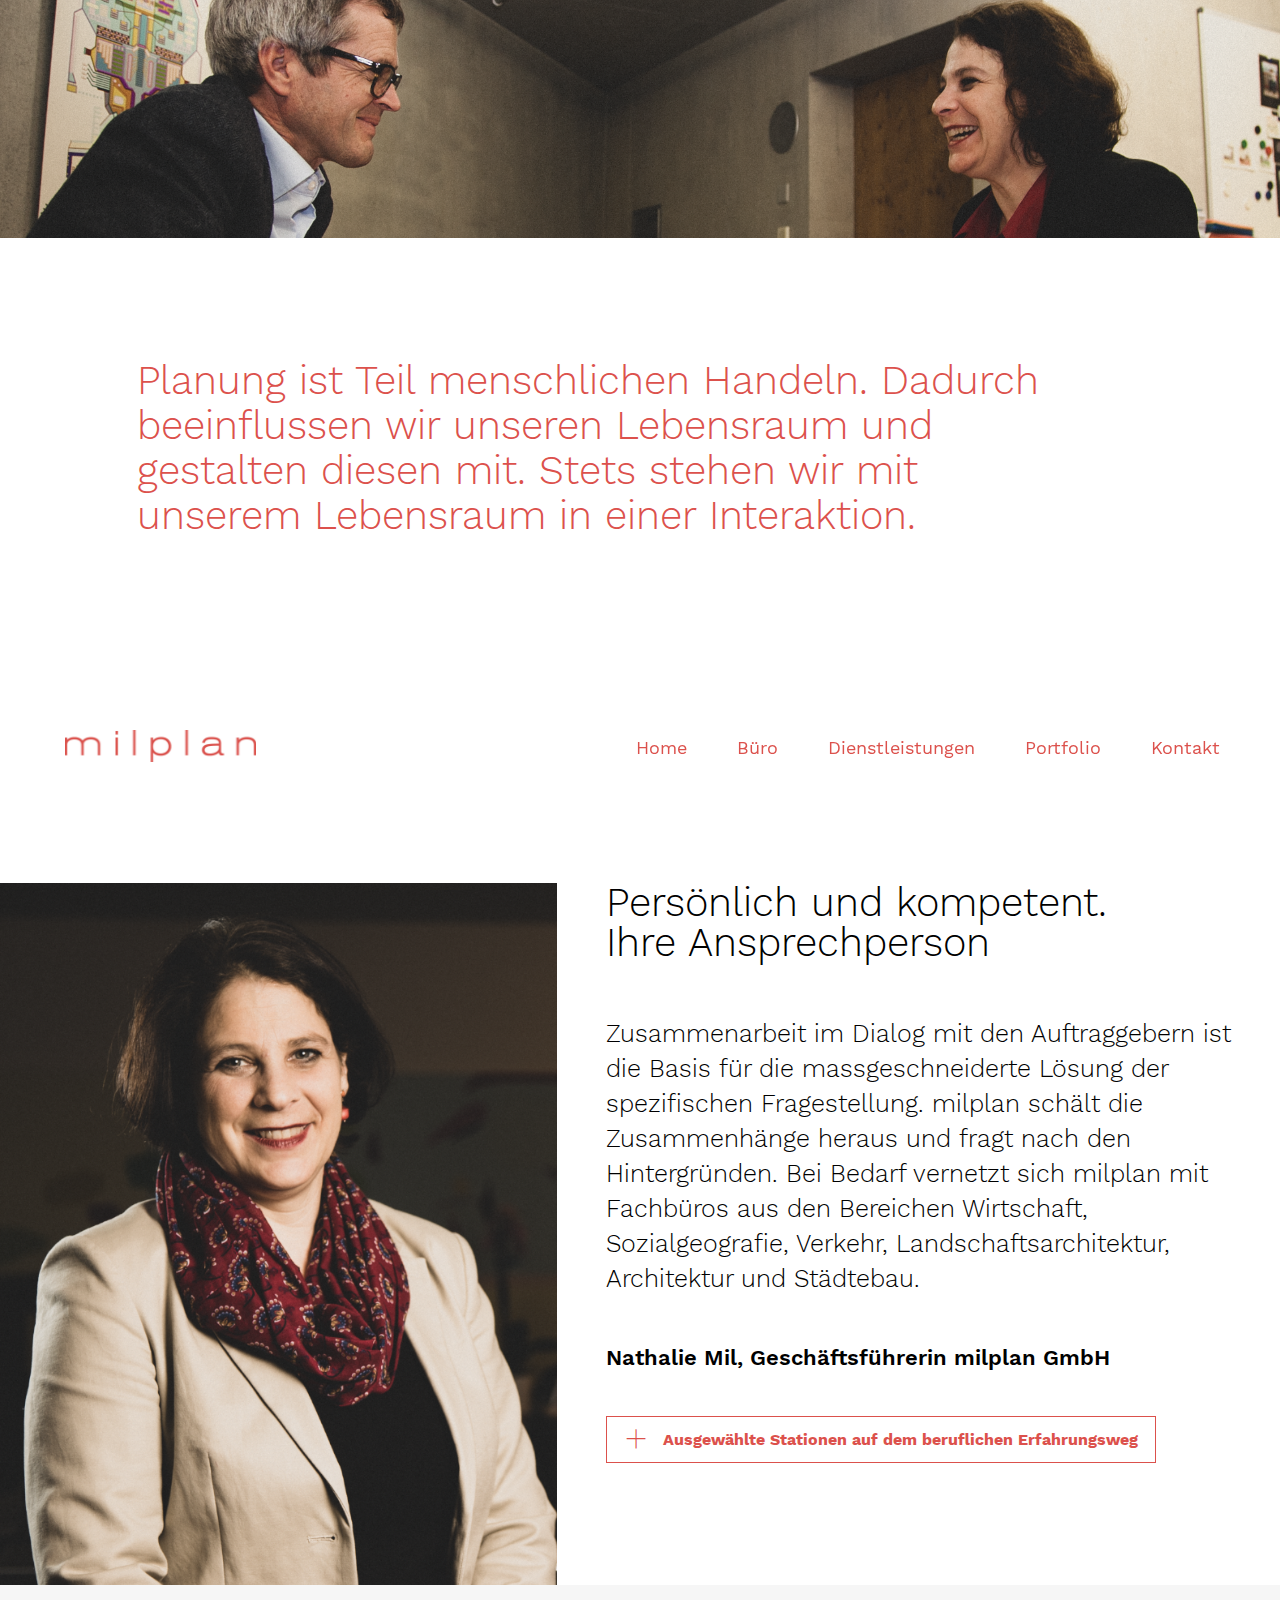
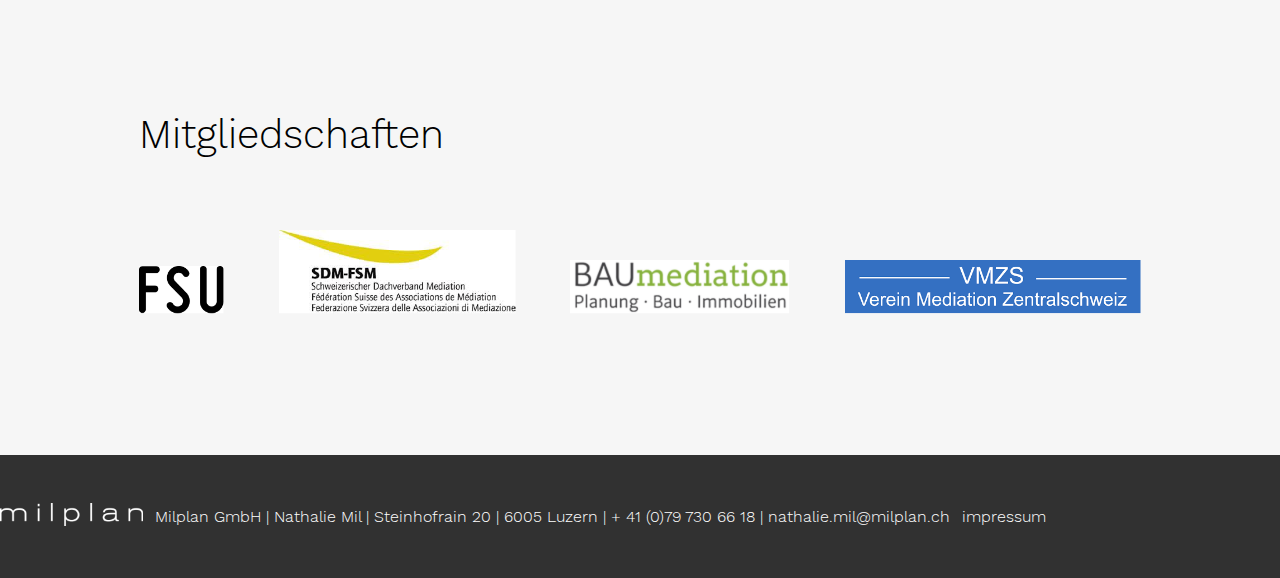
<file: test projekat/büro.html>
<!DOCTYPE html>
<html lang="en">

<head>
    <meta charset="UTF-8">
    <meta http-equiv="X-UA-Compatible" content="IE=edge">
    <meta name="viewport" content="width=device-width, initial-scale=1.0">
    <link rel="stylesheet" href="css/main.css">
    <title>TEST</title>
</head>

<body>
    <div class="main-wrapper">
        <!-- top part -->
        <div class="top-img">
            <img src=".//images/buro1.png" alt="">
        </div>
        <div class="buro-intro-text">
            <h2>Planung ist Teil menschlichen Handeln. Dadurch beeinflussen wir unseren Lebensraum und gestalten diesen
                mit. Stets stehen wir mit unserem Lebensraum in einer Interaktion.
            </h2>
        </div>
        <!-- header  -->
        <header class="header buro-header">
            <div class="logo">
                <a href="./index.html"><img src=".//images/RZ_Logo-milplan_RGB.png" alt="logo"></a>
            </div>
            <!-- navbar  -->
            <nav class="nav-bar">
                <ul>
                    <li><a id="home" href="index.html">Home</a></li>
                    <li><a id="buro" class="link" href="büro.html">Büro</a></li>
                    <li><a id="dienstleistungen" class="link" href="dienstleistungen.html">Dienstleistungen</a></li>
                    <li><a id="portfolio" class="link" href="portfolio.html">Portfolio</a></li>
                    <li><a id="kontakt" class="link" href="kontakt.html">Kontakt</a></li>
                </ul>
            </nav>
        </header>
        <!-- 2nd part  -->
        <section class="nathalie-container">
            <div class="nathalie-buro-img">
                <img src=".//images/nathalie-buro.png" alt="">
            </div>
            <div class="about-nathalie">
                <div class="nathalie-headline">
                    <h2>Persönlich und kompetent.<br> Ihre Ansprechperson</h2>
                </div>
                <div class="nathalie-text">
                    <p>Zusammenarbeit im Dialog mit den Auftraggebern ist die Basis für die massgeschneiderte Lösung der
                        spezifischen Fragestellung. milplan schält die Zusammenhänge heraus und fragt nach den
                        Hintergründen. Bei Bedarf vernetzt sich milplan
                        mit Fachbüros aus den Bereichen Wirtschaft, Sozialgeografie, Verkehr, Landschaftsarchitektur,
                        Architektur und Städtebau. </p>
                    <br>
                    <span>Nathalie Mil, Geschäftsführerin milplan GmbH</span>
                </div>
                <div class="buro-btn">
                    <div class="plus buro-plus"></div>
                    <span>Ausgewählte Stationen auf dem beruflichen Erfahrungsweg</span>
                </div>
            </div>
        </section>
        <!-- extra div  -->
        <section class="extra-div">
            <p>LuzernPlus, Luzern – Gebietsmanagerin LuzernOst</p>
            <p>Regionalplanung Zürich und Umgebung RZU, Zürich – Projektleitung in Raumentwicklung und Prozessbegleitung
            </p>
            <p>Metron Raumentwikclung AG, Brugg – Projektleitung in Raumentwicklung</p>
            <p>Hochschule für Technik Rapperswil HSR, Rapperswil – Dozentin und Prüfungsexpertin für Bachelor- und
                Masterarbeiten an der Abteilung Raumplanung</p>
            <div class="buro-extra-btn">
                <img src=".//images/pdf.png" alt="">
                <span>Download Curriculum Vitae</span>
            </div>
        </section>
        <!-- logo container  -->
        <section class="buro-logo-wrapper extra-top">
            <h2>Mitgliedschaften</h2>
            <div class="buro-logo-container">
                <div class="buro-logo">
                    <img src=".//images/buro-logo-1.png" alt="">
                </div>
                <div class="buro-logo">
                    <img src=".//images/buro-logo-2.png" alt="">
                </div>
                <div class="buro-logo">
                    <img src=".//images/buro-logo-3.png" alt="">
                </div>
                <div class="buro-logo">
                    <img src=".//images/buro-logo-4.png" alt="">
                </div>
            </div>
        </section>
        <!-- footer  -->
        <footer class="footer">
            <div class="logo">
                <a href="./index.html"><img src=".//images/logo2.png" alt="logo"></a>
            </div>
            <div class="footer-details">
                <p>Milplan GmbH | Nathalie Mil | Steinhofrain 20 | 6005 Luzern | + 41 (0)79 730 66 18 |
                    nathalie.mil@milplan.ch</p>
            </div>
            <div class="impressum">
                <p>impressum</p>
            </div>
        </footer>
    </div>

    <script src="https://code.jquery.com/jquery-3.6.0.js"></script>
    <script src="./JS/activeNavElement.js "></script>
    <script src="./JS/extraDiv.js "></script>
    <script src="./JS/scrollHeader.js"></script>


</body>

</html>
</file>
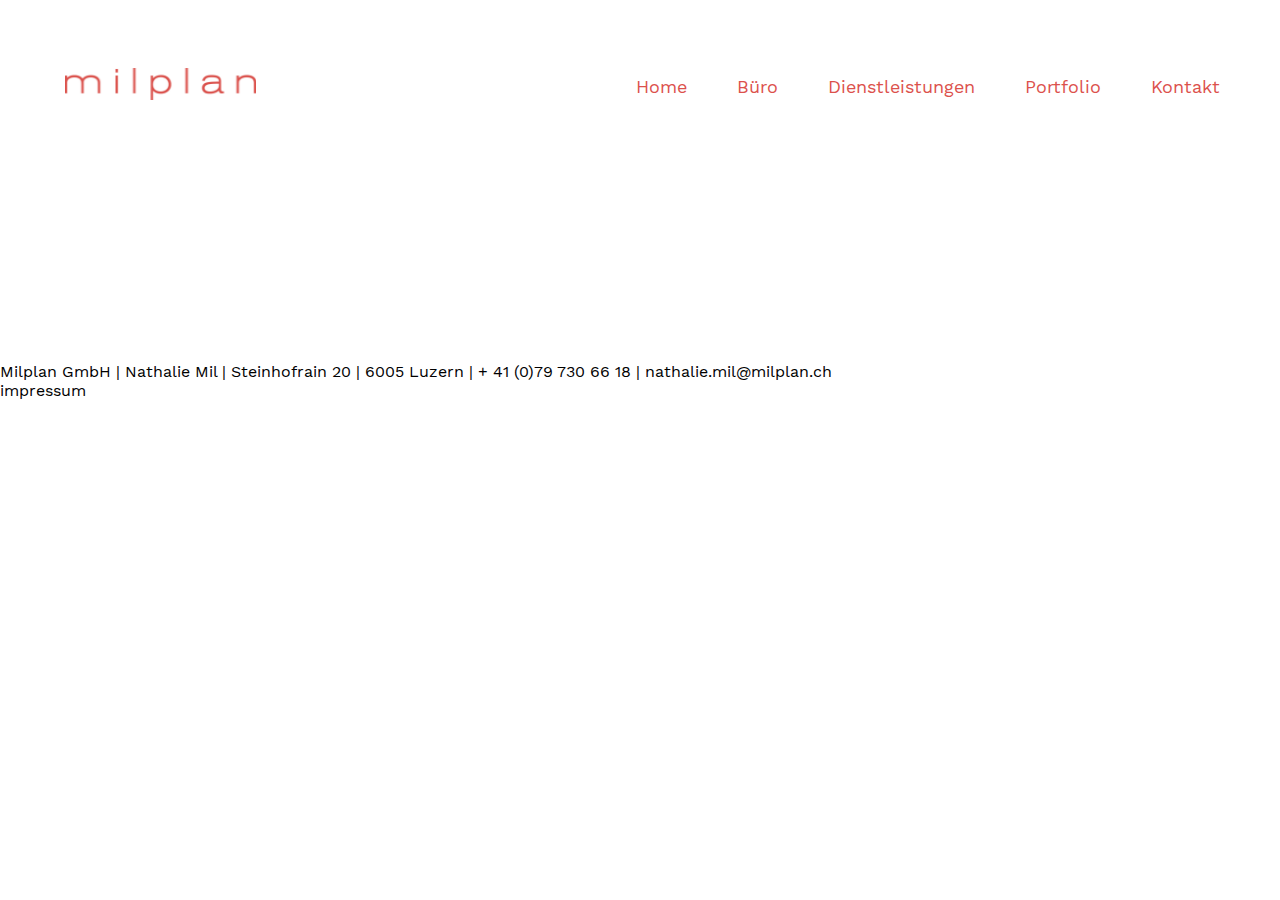
<file: test projekat/dienstleistungen.html>
<!DOCTYPE html>
<html lang="en">

<head>
    <meta charset="UTF-8">
    <meta http-equiv="X-UA-Compatible" content="IE=edge">
    <meta name="viewport" content="width=device-width, initial-scale=1.0">
    <link rel="stylesheet" href="css/main.css">
    <title>TEST</title>
</head>

<body>
    <div class="main-wrapper">
        <!-- top part -->

        <!-- header  -->
        <header class="header">
            <div class="logo">
                <a href="./index.html"><img src=".//images/RZ_Logo-milplan_RGB.png" alt="logo"></a>
            </div>
            <!-- navbar  -->
            <nav class="nav-bar">
                <ul>
                    <li><a id="home" href="index.html">Home</a></li>
                    <li><a id="buro" class="link" href="büro.html">Büro</a></li>
                    <li><a id="dienstleistungen" class="link" href="dienstleistungen.html">Dienstleistungen</a></li>
                    <li><a id="portfolio" class="link" href="portfolio.html">Portfolio</a></li>
                    <li><a id="kontakt" class="link" href="kontakt.html">Kontakt</a></li>
                </ul>
            </nav>
        </header>
    </div>










    <!-- footer  -->
    <div class="footer">
        <div class="logo">
            <a href="./index.html"><img src=".//images/logo2.png" alt="logo"></a>
        </div>
        <div class="footer-details">
            <p>Milplan GmbH | Nathalie Mil | Steinhofrain 20 | 6005 Luzern | + 41 (0)79 730 66 18 |
                nathalie.mil@milplan.ch</p>
        </div>
        <div class="impressum">
            <p>impressum</p>
        </div>
    </div>
    </div>

    <script src="https://code.jquery.com/jquery-3.6.0.js"></script>
    <script src="./JS/activeNavElement.js "></script>
    <script src="./JS/scrollHeader.js"></script>

</body>

</html>
</file>
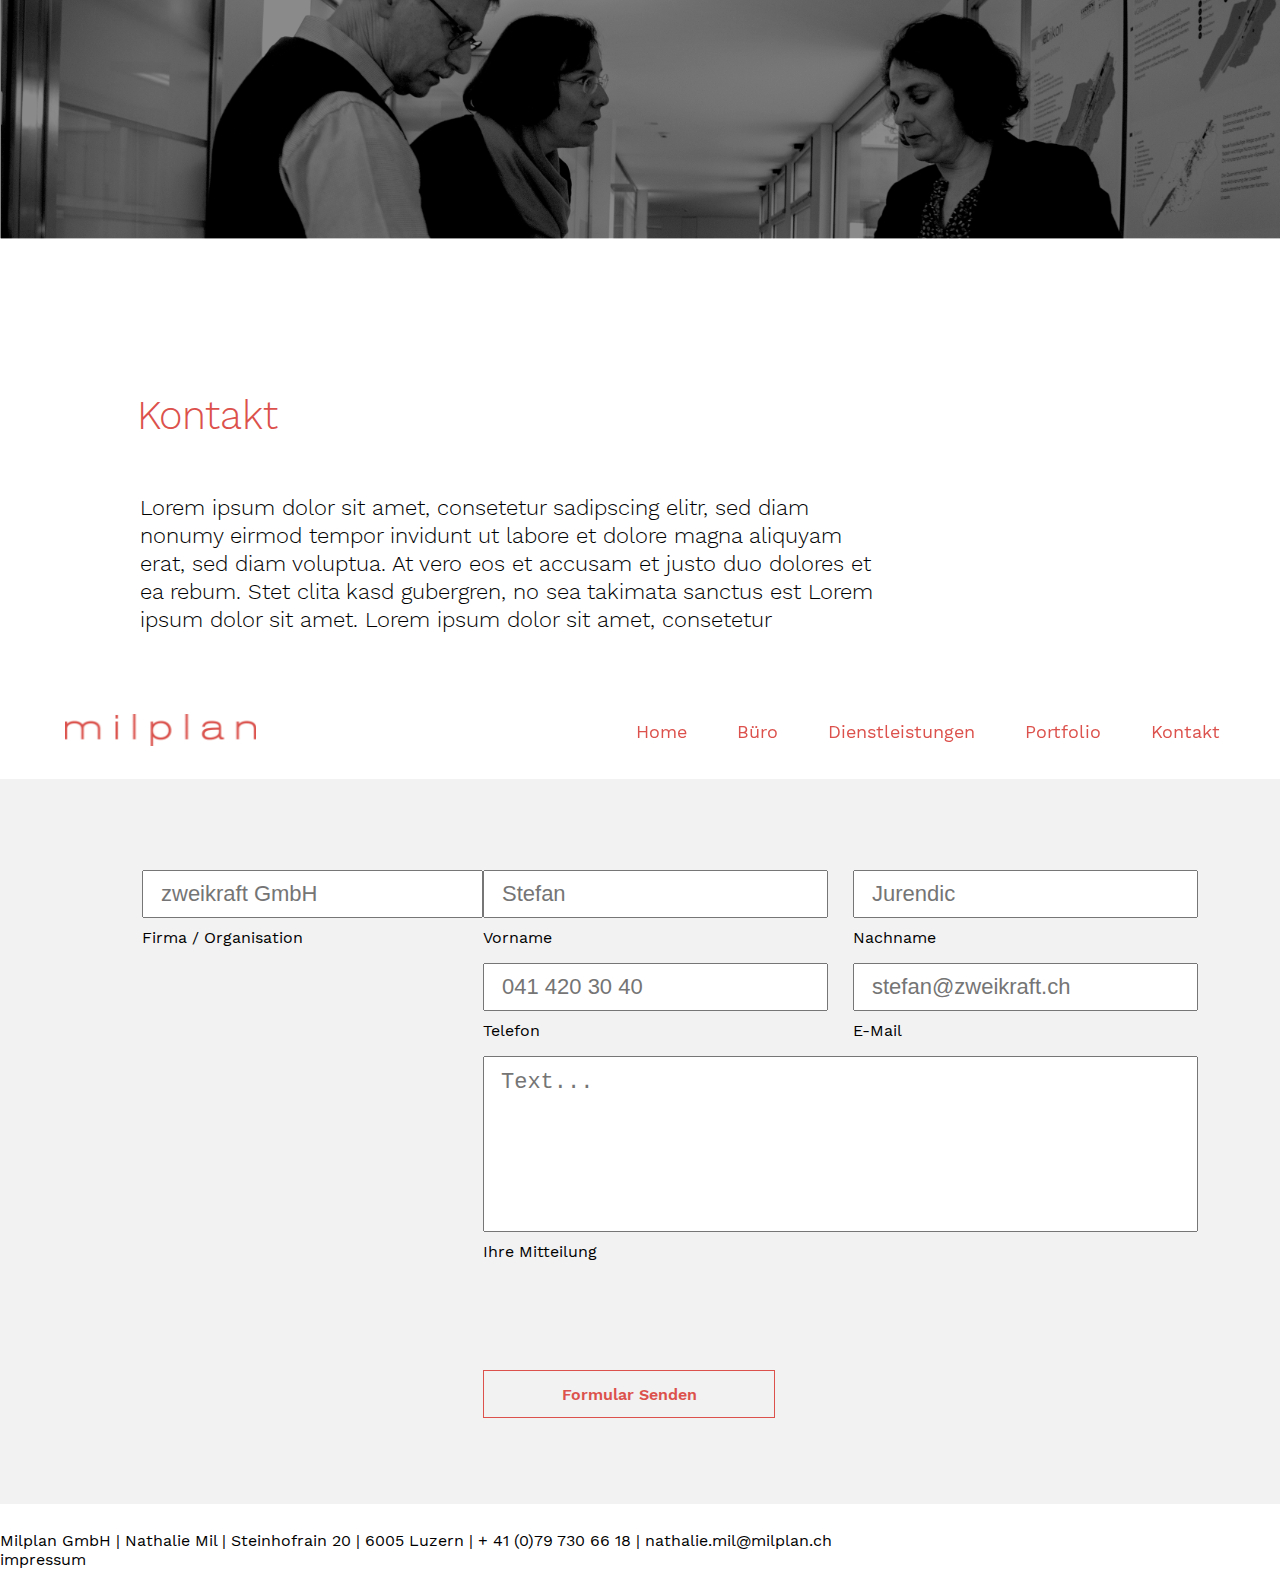
<file: test projekat/kontakt.html>
<!DOCTYPE html>
<html lang="en">

<head>
    <meta charset="UTF-8">
    <meta http-equiv="X-UA-Compatible" content="IE=edge">
    <meta name="viewport" content="width=device-width, initial-scale=1.0">
    <link rel="stylesheet" href="css/main.css">
    <title>TEST</title>
</head>

<body>
    <div class="main-wrapper">
        <!-- top part -->
        <div class="contact-img">
            <img src=".//images/kontakt-top.png" alt="">
        </div>
        <div class="contact-headline">
            <h2>Kontakt</h2>
        </div>
        <div class="contact-text">
            <p>Lorem ipsum dolor sit amet, consetetur sadipscing elitr, sed diam nonumy eirmod tempor invidunt ut labore
                et dolore magna aliquyam erat, sed diam voluptua. At vero eos et accusam et justo duo dolores et ea
                rebum. Stet clita kasd gubergren,
                no sea takimata sanctus est Lorem ipsum dolor sit amet. Lorem ipsum dolor sit amet, consetetur</p>
        </div>
        <!-- header  -->
        <header class="header contact-header">
            <div class="logo">
                <a href="./index.html"><img src=".//images/RZ_Logo-milplan_RGB.png" alt="logo"></a>
            </div>
            <!-- navbar  -->
            <nav class="nav-bar">
                <ul>
                    <li><a id="home" href="index.html">Home</a></li>
                    <li><a id="buro" class="link" href="büro.html">Büro</a></li>
                    <li><a id="dienstleistungen" class="link" href="dienstleistungen.html">Dienstleistungen</a></li>
                    <li><a id="portfolio" class="link" href="portfolio.html">Portfolio</a></li>
                    <li><a id="kontakt" class="link" href="kontakt.html">Kontakt</a></li>
                </ul>
            </nav>
        </header>
        <!-- contact form  -->
        <div class="contact-form">
            <div class="company contact-item">
                <input type="text" name="company" placeholder="zweikraft GmbH">
                <label for="company">Firma / Organisation</label>
            </div>
            <!-- name  -->
            <div class="right-part">
                <div class="name">
                    <div class="first-name contact-item">
                        <input type="text" name="name" placeholder="Stefan">
                        <label for="name">Vorname</label>
                    </div>
                    <div class="last-name contact-item">
                        <input type="text" name="surname" placeholder="Jurendic">
                        <label for="surname">Nachname</label>
                    </div>
                </div>
                <!-- details  -->
                <div class="details">
                    <div class="phone contact-item">
                        <input type="number" name="phone" id="phone" placeholder="041 420 30 40">
                        <label for="phone">Telefon</label>
                    </div>
                    <div class="email contact-item">
                        <input type="email" name="'email" id="email" placeholder="stefan@zweikraft.ch">
                        <label for="email">E-Mail</label>
                    </div>
                </div>
                <!-- text area  -->
                <div class="textarea contact-item">
                    <textarea name="text" id="text" cols="30" rows="10" placeholder="Text..."></textarea>
                    <label for="text">Ihre Mitteilung</label>
                </div>
                <div class="contact-btn">
                    <span>Formular Senden</span>
                </div>
            </div>
        </div>
        <!-- footer  -->
        <div class="footer">
            <div class="logo">
                <a href="./index.html"><img src=".//images/logo2.png" alt="logo"></a>
            </div>
            <div class="footer-details">
                <p>Milplan GmbH | Nathalie Mil | Steinhofrain 20 | 6005 Luzern | + 41 (0)79 730 66 18 |
                    nathalie.mil@milplan.ch</p>
            </div>
            <div class="impressum">
                <p>impressum</p>
            </div>
        </div>
    </div>

    <script src="https://code.jquery.com/jquery-3.6.0.js"></script>
    <script src="./JS/activeNavElement.js "></script>
    <script src="./JS/scrollHeader.js"></script>

</body>

</html>
</file>
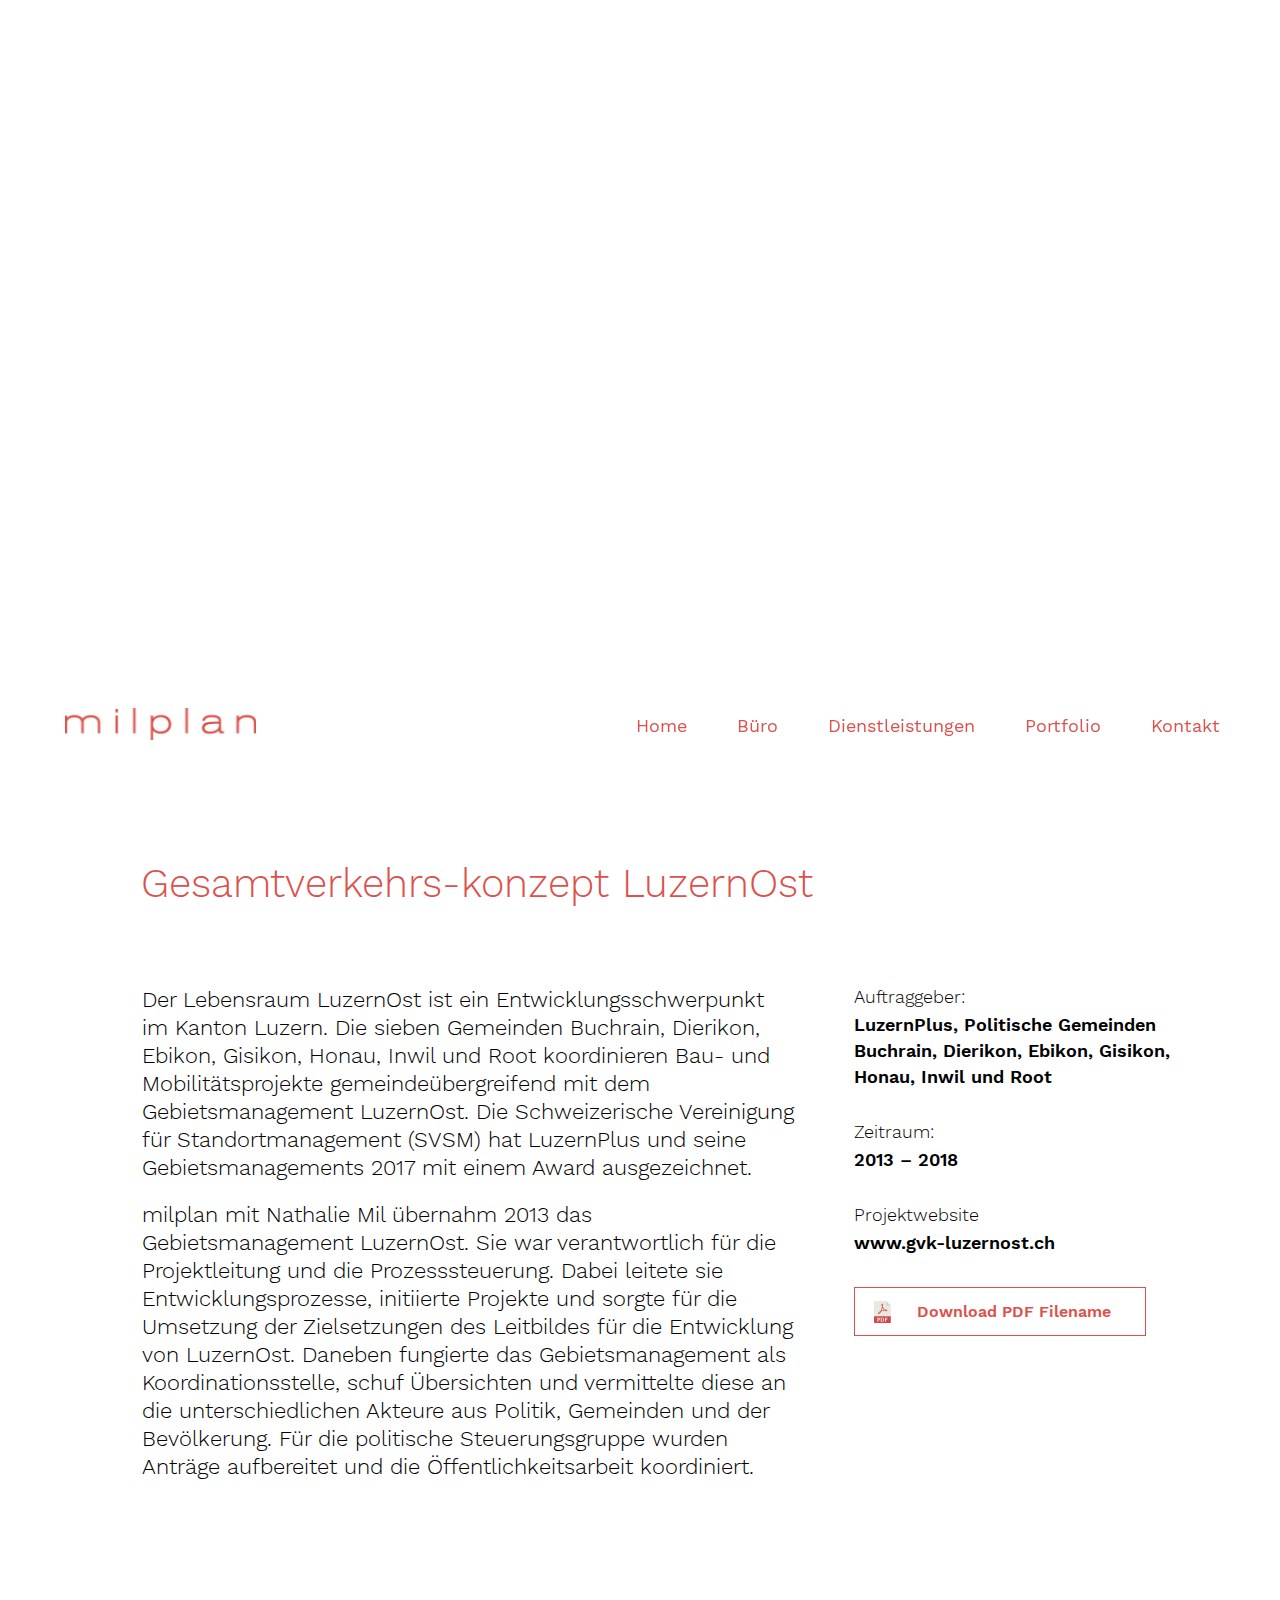
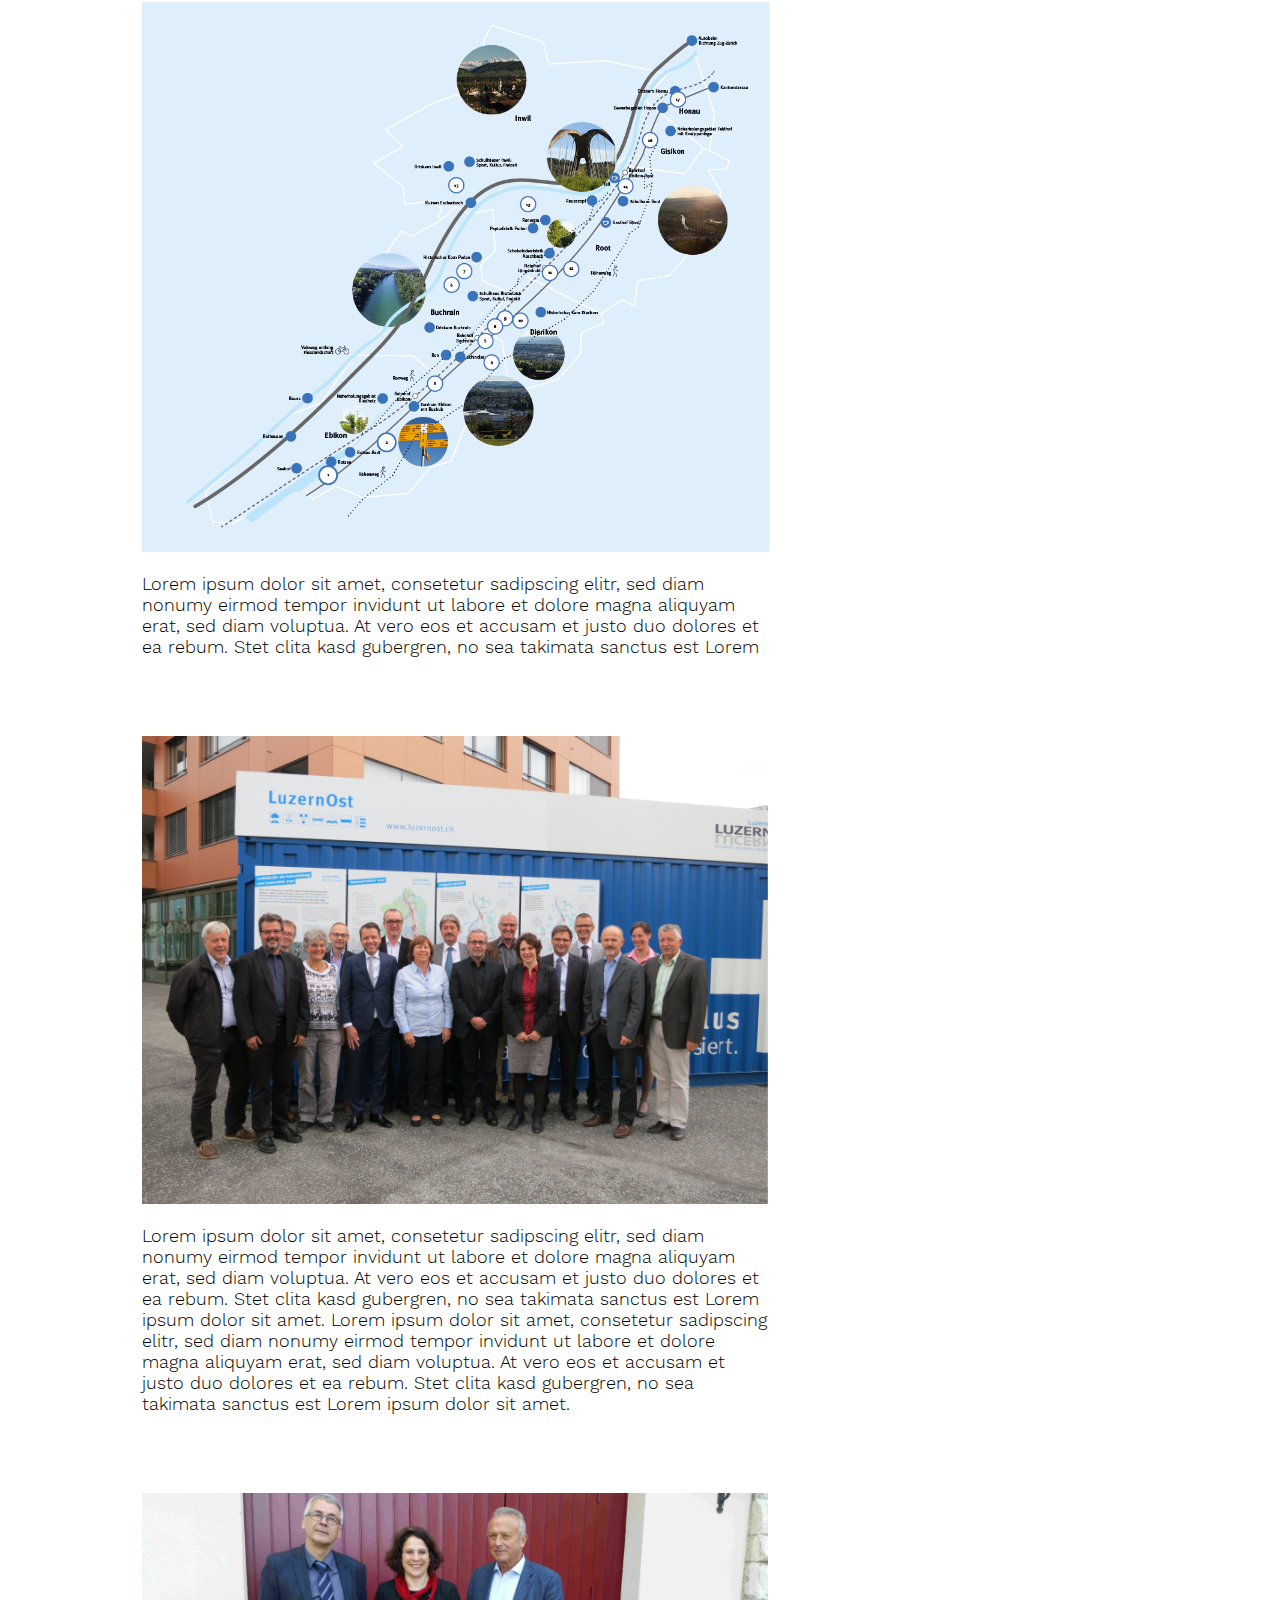
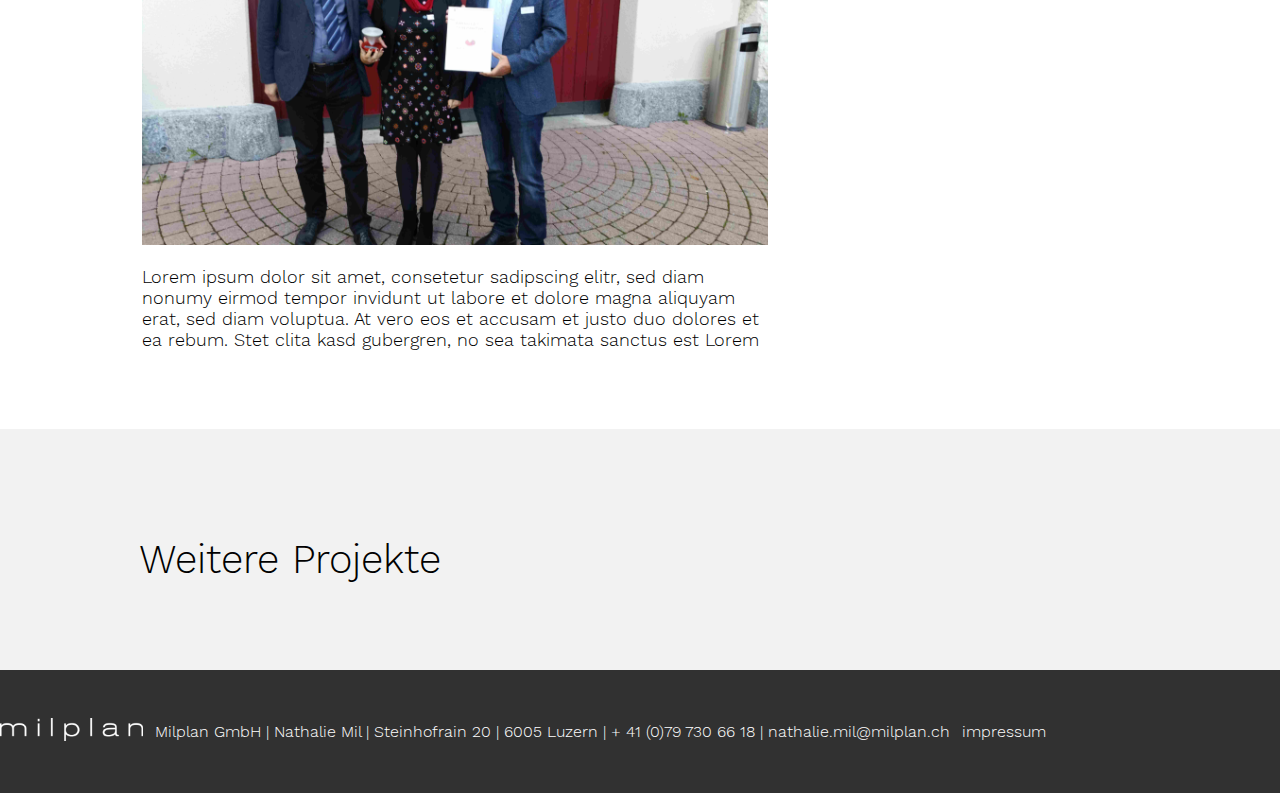
<file: test projekat/portfolio.html>
<!DOCTYPE html>
<html lang="en">

<head>
    <meta charset="UTF-8">
    <meta http-equiv="X-UA-Compatible" content="IE=edge">
    <meta name="viewport" content="width=device-width, initial-scale=1.0">
    <link rel="stylesheet" href="css/main.css">
    <title>TEST</title>
</head>

<body>
    <div class="main-wrapper">
        <!-- top part -->
        <div class="portfolio-top">
            <iframe width="560" height="315" src="https://www.youtube.com/embed/0fJjIcyYyEg"
                title="YouTube video player" frameborder="0"
                allow="accelerometer; autoplay; clipboard-write; encrypted-media; gyroscope; picture-in-picture"
                allowfullscreen></iframe>
        </div>
        <!-- header  -->
        <header class="header portfolio-header">
            <div class="logo">
                <a href="./index.html"><img src=".//images/RZ_Logo-milplan_RGB.png" alt="logo"></a>
            </div>
            <!-- navbar  -->
            <nav class="nav-bar">
                <ul>
                    <li><a id="home" href="index.html">Home</a></li>
                    <li><a id="buro" class="link" href="büro.html">Büro</a></li>
                    <li><a id="dienstleistungen" class="link" href="dienstleistungen.html">Dienstleistungen</a></li>
                    <li><a id="portfolio" class="link" href="portfolio.html">Portfolio</a></li>
                    <li><a id="kontakt" class="link" href="kontakt.html">Kontakt</a></li>
                </ul>
            </nav>
        </header>
        <!-- main first part  -->
        <h2 class="headline-portfolio">Gesamtverkehrs-konzept LuzernOst</h2>
        <section class="portfolio-first-part">
            <div class="left">
                <p class="main-text">Der Lebensraum LuzernOst ist ein Entwicklungsschwerpunkt im Kanton Luzern. Die
                    sieben Gemeinden Buchrain, Dierikon, Ebikon, Gisikon, Honau, Inwil und Root koordinieren Bau- und
                    Mobilitätsprojekte gemeindeübergreifend mit dem Gebietsmanagement
                    LuzernOst. Die Schweizerische Vereinigung für Standortmanagement (SVSM) hat LuzernPlus und seine
                    Gebietsmanagements 2017 mit einem Award ausgezeichnet.
                </p>
                <br>
                <p class="main-text"> milplan mit Nathalie Mil übernahm 2013 das Gebietsmanagement LuzernOst. Sie war
                    verantwortlich für die Projektleitung und die Prozesssteuerung. Dabei leitete sie
                    Entwicklungsprozesse, initiierte Projekte und sorgte für die Umsetzung der
                    Zielsetzungen des Leitbildes für die Entwicklung von LuzernOst. Daneben fungierte das
                    Gebietsmanagement als Koordinationsstelle, schuf Übersichten und vermittelte diese an die
                    unterschiedlichen Akteure aus Politik, Gemeinden und der
                    Bevölkerung. Für die politische Steuerungsgruppe wurden Anträge aufbereitet und die
                    Öffentlichkeitsarbeit koordiniert.</p>

            </div>
            <div class="right">
                <div class="title-text">
                    <p>Auftraggeber:</p>
                    <span>LuzernPlus, Politische Gemeinden Buchrain, Dierikon, Ebikon, Gisikon, Honau, Inwil und
                        Root</span>
                </div>
                <div class="title-text">
                    <p>Zeitraum:</p>
                    <span>2013 – 2018</span>
                </div>
                <div class="title-text">
                    <p>Projektwebsite</p>
                    <span>www.gvk-luzernost.ch</span>
                </div>
                <div class="portfolio-btn">
                    <img src=".//images/pdf.png" alt="">
                    <span>Download PDF Filename</span>
                </div>
            </div>

        </section>
        <!-- part with images  -->
        <section class="portfolio-img-container">
            <div class="portfolio-img">
                <img src=".//images/portfolio2.png" alt="">
                <p>Lorem ipsum dolor sit amet, consetetur sadipscing elitr, sed diam nonumy eirmod tempor invidunt ut
                    labore et dolore magna aliquyam erat, sed diam voluptua. At vero eos et accusam et justo duo dolores
                    et ea rebum. Stet clita kasd gubergren,
                    no sea takimata sanctus est Lorem</p>
            </div>
            <div class="portfolio-img">
                <img src=".//images/portfolio3.png" alt="">
                <p>Lorem ipsum dolor sit amet, consetetur sadipscing elitr, sed diam nonumy eirmod tempor invidunt ut
                    labore et dolore magna aliquyam erat, sed diam voluptua. At vero eos et accusam et justo duo dolores
                    et ea rebum. Stet clita kasd gubergren,
                    no sea takimata sanctus est Lorem ipsum dolor sit amet. Lorem ipsum dolor sit amet, consetetur
                    sadipscing elitr, sed diam nonumy eirmod tempor invidunt ut labore et dolore magna aliquyam erat,
                    sed diam voluptua. At vero eos et accusam
                    et justo duo dolores et ea rebum. Stet clita kasd gubergren, no sea takimata sanctus est Lorem ipsum
                    dolor sit amet.</p>
            </div>
            <div class="portfolio-img">
                <img src=".//images/portfolio4.png" alt="">
                <p>Lorem ipsum dolor sit amet, consetetur sadipscing elitr, sed diam nonumy eirmod tempor invidunt ut
                    labore et dolore magna aliquyam erat, sed diam voluptua. At vero eos et accusam et justo duo dolores
                    et ea rebum. Stet clita kasd gubergren,
                    no sea takimata sanctus est Lorem</p>
            </div>
        </section>
        <!-- 12 items grid  -->
        <section class="portfolio-grid-wrap">
            <h2>Weitere Projekte</h2>
            <div class="portfolio-grid-container">
                <div class="project-item project-item1">
                    <div class="overlay"></div>
                    <h3>Regionales Hochhaus-konzept LuzernPlus 2018 </h3>
                    <p>Regionaler Gemeindeverband LuzernPlus</p>
                </div>
                <div class="project-item project-item2">
                    <div class="overlay"></div>
                    <h3>Exkursion «Lebendige Erdgeschosse» </h3>
                    <p>RZU | Planungsdachverband Region Zürich und Umgebung</p>
                </div>
                <div class="project-item project-item3">
                    <div class="overlay"></div>
                    <h3>Rontaler Höhenweg </h3>
                    <p>LuzernPlus</p>
                </div>
                <div class="project-item project-item4">
                    <div class="overlay"></div>
                    <h3>Masterplan Ebikon</h3>
                    <p>Gemeinde Ebikon</p>
                </div>
                <div class="project-item project-item5">
                    <div class="overlay"></div>
                    <h3>Gebietsmanagement LuzernOst </h3>
                    <p>LuzernPlus</p>
                </div>
                <div class="project-item project-item6">
                    <div class="overlay"></div>
                    <h3>Gesamtverkehrs-konzept LuzernOst</h3>
                    <p>LuzernPlus</p>
                </div>
                <div class="project-item project-item2">
                    <div class="overlay"></div>
                    <h3>Exkursion «Lebendige Erdgeschosse» </h3>
                    <p>RZU | Planungsdachverband Region Zürich und Umgebung</p>
                </div>
                <div class="project-item project-item3">
                    <div class="overlay"></div>
                    <h3>Rontaler Höhenweg </h3>
                    <p>LuzernPlus</p>
                </div>
                <div class="project-item project-item1">
                    <div class="overlay"></div>
                    <h3>Regionales Hochhaus-konzept LuzernPlus 2018 </h3>
                    <p>Regionaler Gemeindeverband LuzernPlus</p>
                </div>
                <div class="project-item project-item6">
                    <div class="overlay"></div>
                    <h3>Gesamtverkehrs-konzept LuzernOst</h3>
                    <p>LuzernPlus</p>
                </div>
                <div class="project-item project-item4">
                    <div class="overlay"></div>
                    <h3>Masterplan Ebikon</h3>
                    <p>Gemeinde Ebikon</p>
                </div>
                <div class="project-item project-item5">
                    <div class="overlay"></div>
                    <h3>Gebietsmanagement LuzernOst </h3>
                    <p>LuzernPlus</p>
                </div>
            </div>
        </section>
        <!-- footer  -->
        <footer class="footer">
            <div class="logo">
                <img src=".//images/logo2.png" alt="logo">
            </div>
            <div class="footer-details">
                <p>Milplan GmbH | Nathalie Mil | Steinhofrain 20 | 6005 Luzern | + 41 (0)79 730 66 18 |
                    nathalie.mil@milplan.ch</p>
            </div>
            <div class="impressum">
                <p>impressum</p>
            </div>
        </footer>
    </div>

    <script src="https://code.jquery.com/jquery-3.6.0.js"></script>
    <script src="./JS/activeNavElement.js "></script>
    <script src="./JS/scrollHeader.js"></script>

</body>

</html>
</file>
<file: test projekat/css/main.css>
a {
  color: #DC514C;
}

.second-part,
.grid-item4,
.extra-div {
  background: #DC514C;
}

.nathalie-text h2 {
  color: black;
}

@font-face {
  font-family: "Work Sans";
  src: url("./fonts/WorkSans-ExtraLight.woff") format("woff");
  font-weight: 100;
  font-style: normal;
}
@font-face {
  font-family: "Work Sans";
  src: url("./fonts/WorkSans-ExtraLight.woff") format("woff");
  font-weight: 200;
  font-style: normal;
}
@font-face {
  font-family: "Work Sans";
  src: url("./fonts/WorkSans-Light.woff") format("woff");
  font-weight: 300;
  font-style: normal;
}
@font-face {
  font-family: "Work Sans";
  src: url("./fonts/WorkSans-Regular.woff") format("woff");
  font-weight: 400;
  font-style: normal;
}
@font-face {
  font-family: "Work Sans";
  src: url("./fonts/WorkSans-SemiBold.woff") format("woff");
  font-weight: 600;
  font-style: normal;
}
@font-face {
  font-family: "Work Sans";
  src: url("./fonts/WorkSans-Bold.woff") format("woff");
  font-weight: 700;
  font-style: normal;
}
.header {
  display: flex;
  position: sticky;
  top: 0px;
  flex-direction: row;
  width: 100%;
  justify-content: space-between;
  padding: 25px 60px 25px 60px;
  margin: 40px 0 203px 0;
  z-index: 5;
  transition: 0.3s;
}
@media screen and (max-width: 993px) {
  .header {
    margin-top: 80px;
  }
}
.header .logo {
  display: flex;
  align-items: center;
  height: 42px;
  width: 202px;
  background: white;
  padding: 5px;
}
.header .logo img {
  width: 191px;
  height: 32px;
}
.header .nav-bar {
  display: flex;
  align-items: center;
}
.header .nav-bar ul {
  display: flex;
  gap: 50px;
  align-items: center;
  list-style-type: none;
}
@media screen and (max-width: 993px) {
  .header .nav-bar ul {
    display: none;
    flex-direction: column;
    gap: 50px;
    top: 20px;
  }
  .header .nav-bar ul .link {
    font-size: 30px;
  }
}
.header .nav-bar ul li a {
  font-size: 18px;
  text-decoration: none;
  letter-spacing: 21;
}

.home-header {
  position: sticky;
  top: 0;
  display: flex;
  align-items: center;
  width: 100%;
  height: 59px;
  padding: 40px 15px;
  margin: 0px;
}
.home-header.nav-scrolled {
  background: #DC514C;
}
.home-header.nav-scrolled ul li a {
  color: white;
}

.buro-header {
  position: sticky;
  display: flex;
  align-items: center;
  height: 59px;
  margin-bottom: 106px;
  padding: 0 60px;
}
.buro-header .logo {
  left: 39px;
}

.portfolio-header {
  margin: 27px 0 0 0;
  display: flex;
  align-items: center;
  height: 59px;
  padding: 0 60px 0 60px;
}

.contact-header {
  margin: 65px 0 18px 0;
  height: 59px;
  display: flex;
  align-items: center;
}

.mobile-nav {
  display: flex;
  align-items: center;
  justify-content: center;
  width: 100%;
  height: 100vh;
}

@keyframes slideLeft {
  from {
    opacity: 0.2;
    transform: translateX(360px);
  }
  to {
    opacity: 1;
    transform: translateX(0px);
  }
}
.nav-slide {
  animation-name: slideLeft;
  animation-duration: 1s;
  animation-iteration-count: 1;
  animation-timing-function: ease-in-out;
}

.first-page-btn {
  border: 1px solid white;
  width: 194px;
  height: 47px;
  display: flex;
  align-items: center;
  justify-content: center;
  cursor: pointer;
  color: white;
  transition: 0.5s;
}
.first-page-btn .plus {
  height: 24px;
  width: 24px;
  display: inline-block;
  font-size: 40px;
  line-height: 22px;
  font-weight: 200;
  text-align: center;
}
.first-page-btn .plus:before {
  content: "+";
}
.first-page-btn span {
  font-size: 16px;
  font-weight: 600;
  color: #DC514C;
  color: white;
  padding-left: 20px;
}
@media only screen and (max-width: 1200px) {
  .first-page-btn span {
    font-size: 14px;
  }
}

.btn-hover:hover {
  background: white;
}
.btn-hover:hover span,
.btn-hover:hover .plus {
  color: #DC514C;
}

.no-border-btn {
  border: none;
  justify-content: start;
  color: #DC514C;
  width: 150px;
  height: 38px;
  margin: 15px 0 0 45px;
}
.no-border-btn span {
  padding-left: 5px;
  font-size: 16px;
  font-weight: 600;
  color: #DC514C;
}
@media only screen and (max-width: 1200px) {
  .no-border-btn span {
    font-size: 14px;
  }
}

.buro-btn {
  position: relative;
  width: 550px;
  height: 47px;
  margin-top: 15px;
  display: flex;
  align-items: center;
  justify-content: space-around;
  padding: 0 10px;
  cursor: pointer;
  color: #DC514C;
  border: 1px solid #DC514C;
  transition: 0.5s;
}
.buro-btn:hover {
  background: #DC514C;
  color: white;
}
.buro-btn .buro-plus {
  height: 24px;
  width: 24px;
  display: inline-block;
  font-size: 40px;
  line-height: 22px;
  font-weight: 200;
  text-align: center;
}
.buro-btn .buro-plus:before {
  content: "+";
}
.buro-btn .buro-minus {
  height: 24px;
  width: 24px;
  display: inline-block;
  font-size: 40px;
  line-height: 22px;
  font-weight: 200;
  text-align: center;
}
.buro-btn .buro-minus:before {
  content: "-";
}
.buro-btn span {
  font-size: 16px;
  font-weight: 700;
}

.buro-extra-btn {
  position: absolute;
  display: flex;
  cursor: pointer;
  align-items: center;
  justify-content: space-around;
  left: 139px;
  bottom: 94px;
  border: 1px solid white;
  width: 292px;
  height: 48px;
  padding: 0 15px;
}
.buro-extra-btn span {
  font-size: 16px;
  font-weight: 600;
  color: #DC514C;
  color: white;
}
@media only screen and (max-width: 1200px) {
  .buro-extra-btn span {
    font-size: 14px;
  }
}

.portfolio-btn {
  font-size: 16px;
  font-weight: 600;
  color: #DC514C;
  display: flex;
  align-items: center;
  justify-content: space-around;
  width: 292px;
  height: 49px;
  border: 1px solid #DC514C;
  cursor: pointer;
  transition: 0.5s;
}
@media only screen and (max-width: 1200px) {
  .portfolio-btn {
    font-size: 14px;
  }
}
.portfolio-btn:hover {
  background: #DC514C;
  color: white;
}
.portfolio-btn img {
  padding: 0 25px 0 18px;
}
.portfolio-btn span {
  padding-right: 34px;
  font-size: 16px;
}

.contact-btn {
  display: flex;
  justify-content: center;
  align-items: center;
  width: 292px;
  height: 48px;
  position: absolute;
  bottom: 86px;
  color: #DC514C;
  border: 1px solid #DC514C;
  cursor: pointer;
  transition: 0.5s;
}
.contact-btn:hover {
  background: #DC514C;
  color: white;
}
.contact-btn span {
  font-size: 16px;
  font-weight: 600;
  color: #DC514C;
}
@media only screen and (max-width: 1200px) {
  .contact-btn span {
    font-size: 14px;
  }
}

.nav-btn {
  color: #DC514C;
  cursor: pointer;
  display: none;
}
@media screen and (max-width: 992px) {
  .nav-btn {
    display: block;
  }
}

.close-nav {
  display: none;
  position: absolute;
  top: 40px;
  right: 40px;
  cursor: pointer;
}

footer {
  background: #313131;
  height: 123px;
  display: flex;
  align-items: center;
}
footer .footer-layout {
  display: flex;
  align-items: center;
  justify-content: space-around;
}
footer .footer-details,
footer .impressum {
  color: white;
  font-size: 16px;
  font-weight: 300;
  line-height: 23px;
}
footer .footer-details {
  width: 819px;
  display: flex;
  justify-content: center;
}
@media screen and (max-width: 1200px) {
  footer .footer-details {
    width: 410px;
  }
}

.buro-footer {
  position: relative;
}

@media (min-width: 1400px) {
  .container {
    width: 100%;
    max-width: 1370px;
  }
}
@media (max-width: 1400px) {
  .container {
    width: 100%;
    max-width: 1370px;
  }

  .col-xl-12 {
    width: 100%;
  }

  .col-xl-11 {
    width: calc(1100% / 12);
  }

  .col-xl-10 {
    width: calc(1000% / 12);
  }

  .col-xl-9 {
    width: calc(900% / 12);
  }

  .col-xl-8 {
    width: calc(800% / 12);
  }

  .col-xl-7 {
    width: calc(700% / 12);
  }

  .col-xl-6 {
    width: calc(600% / 12);
  }

  .col-xl-5 {
    width: calc(500% / 12);
  }

  .col-xl-4 {
    width: calc(400% / 12);
  }

  .col-xl-3 {
    width: calc(300% / 12);
  }

  .col-xl-2 {
    width: calc(200% / 12);
  }

  .col-xl-1 {
    width: calc(100% / 12);
  }
}
@media (max-width: 1200px) {
  .container {
    width: 100%;
    max-width: 1170px;
  }

  .col-lg-12 {
    width: 100%;
  }

  .col-lg-11 {
    width: calc(1100% / 12);
  }

  .col-lg-10 {
    width: calc(1000% / 12);
  }

  .col-lg-9 {
    width: calc(900% / 12);
  }

  .col-lg-8 {
    width: calc(800% / 12);
  }

  .col-lg-7 {
    width: calc(700% / 12);
  }

  .col-lg-6 {
    width: calc(600% / 12);
  }

  .col-lg-5 {
    width: calc(500% / 12);
  }

  .col-lg-4 {
    width: calc(400% / 12);
  }

  .col-lg-3 {
    width: calc(300% / 12);
  }

  .col-lg-2 {
    width: calc(200% / 12);
  }

  .col-lg-1 {
    width: calc(100% / 12);
  }
}
@media (max-width: 992px) {
  .container {
    width: 100%;
    max-width: 962px;
  }

  .col-md-12 {
    width: 100%;
  }

  .col-md-11 {
    width: calc(1100% / 12);
  }

  .col-md-10 {
    width: calc(1000% / 12);
  }

  .col-md-9 {
    width: calc(900% / 12);
  }

  .col-md-8 {
    width: calc(800% / 12);
  }

  .col-md-7 {
    width: calc(700% / 12);
  }

  .col-md-6 {
    width: calc(600% / 12);
  }

  .col-md-5 {
    width: calc(500% / 12);
  }

  .col-md-4 {
    width: calc(400% / 12);
  }

  .col-md-3 {
    width: calc(300% / 12);
  }

  .col-md-2 {
    width: calc(200% / 12);
  }

  .col-md-1 {
    width: calc(100% / 12);
  }
}
@media (max-width: 767px) {
  .container {
    width: 100%;
    max-width: 100%;
  }

  .col-sm-12 {
    width: 100%;
  }

  .col-sm-11 {
    width: calc(1100% / 12);
  }

  .col-sm-10 {
    width: calc(1000% / 12);
  }

  .col-sm-9 {
    width: calc(900% / 12);
  }

  .col-sm-8 {
    width: calc(800% / 12);
  }

  .col-sm-7 {
    width: calc(700% / 12);
  }

  .col-sm-6 {
    width: calc(600% / 12);
  }

  .col-sm-5 {
    width: calc(500% / 12);
  }

  .col-sm-4 {
    width: calc(400% / 12);
  }

  .col-sm-3 {
    width: calc(300% / 12);
  }

  .col-sm-2 {
    width: calc(200% / 12);
  }

  .col-sm-1 {
    width: calc(100% / 12);
  }
}
@media (max-width: 480px) {
  .container {
    width: 100%;
    max-width: 100%;
  }

  .col-xs-12 {
    width: 100%;
  }

  .col-xs-11 {
    width: calc(1100% / 12);
  }

  .col-xs-10 {
    width: calc(1000% / 12);
  }

  .col-xs-9 {
    width: calc(900% / 12);
  }

  .col-xs-8 {
    width: calc(800% / 12);
  }

  .col-xs-7 {
    width: calc(700% / 12);
  }

  .col-xs-6 {
    width: calc(600% / 12);
  }

  .col-xs-5 {
    width: calc(500% / 12);
  }

  .col-xs-4 {
    width: calc(400% / 12);
  }

  .col-xs-3 {
    width: calc(300% / 12);
  }

  .col-xs-2 {
    width: calc(200% / 12);
  }

  .col-xs-1 {
    width: calc(100% / 12);
  }
}
.container-fluid {
  width: 100%;
  padding: 0px 15px;
}

.container {
  padding: 0px 15px;
  margin: 0 auto;
}

.row {
  display: flex;
  width: 100%;
  margin: 0 -15px;
  flex-wrap: wrap;
}

.col-12 {
  width: 100%;
}

.col-11 {
  width: calc(1100% / 12);
}

.col-10 {
  width: calc(1000% / 12);
}

.col-9 {
  width: calc(900% / 12);
}

.col-8 {
  width: calc(800% / 12);
}

.col-7 {
  width: calc(700% / 12);
}

.col-6 {
  width: calc(600% / 12);
}

.col-5 {
  width: calc(500% / 12);
}

.col-4 {
  width: calc(400% / 12);
}

.col-3 {
  width: calc(300% / 12);
}

.col-2 {
  width: calc(200% / 12);
}

.col-1 {
  width: calc(100% / 12);
}

[class^=col-] {
  padding: 0 15px;
}

* {
  margin: 0;
  padding: 0;
  box-sizing: border-box;
}

body {
  font-family: "Work Sans", sans-serif;
}

.main-wrapper {
  width: 100%;
  display: flex;
  flex-direction: column;
}

.intro {
  position: relative;
  display: flex;
  align-items: flex-end;
  height: calc(100vh - 80px);
}
.intro picture img {
  position: absolute;
  top: 0;
  left: 0;
  width: 100%;
  object-fit: cover;
  height: calc(100vh - 80px);
}
.intro .intro-text {
  height: 100%;
  display: flex;
  align-items: flex-end;
}
.intro h1 {
  position: relative;
  font-size: 50px;
  font-weight: 300;
  color: white;
  line-height: 59px;
  margin-bottom: 73px;
  z-index: 2;
}
@media only screen and (max-width: 1200px) {
  .intro h1 {
    font-size: 40px;
    line-height: 49px;
  }
}
@media only screen and (max-width: 992px) {
  .intro h1 {
    font-size: 30px;
    line-height: 35px;
  }
}
@media only screen and (max-width: 778px) {
  .intro h1 {
    font-size: 25px;
    line-height: 30px;
    margin-bottom: 20px;
  }
}

.second-part {
  position: relative;
  width: 100%;
}
.second-part .second-part-text {
  display: flex;
  height: 70vh;
  flex-direction: column;
  justify-content: flex-end;
  align-items: flex-end;
  padding-bottom: 191px;
}
.second-part h2 {
  font-size: 40px;
  color: white;
  line-height: 65px;
  font-weight: 300;
  padding-bottom: 40px;
}
@media only screen and (max-width: 1200px) {
  .second-part h2 {
    font-size: 35px;
    line-height: 40px;
  }
}
@media only screen and (max-width: 996px) {
  .second-part h2 {
    font-size: 30px;
    line-height: 35px;
  }
}
@media only screen and (max-width: 778px) {
  .second-part h2 {
    font-size: 25px;
    line-height: 30px;
  }
}
.second-part p {
  font-weight: 300;
  font-size: 25px;
  line-height: 35px;
  width: 622px;
  color: white;
  padding-bottom: 40px;
  width: auto;
}
@media only screen and (max-width: 1200px) {
  .second-part p {
    font-size: 20px;
    line-height: 30px;
  }
}
@media only screen and (max-width: 996px) {
  .second-part p {
    font-size: 18px;
    line-height: 25px;
  }
}
@media only screen and (max-width: 778px) {
  .second-part p {
    font-size: 16px;
    line-height: 22px;
  }
}

.third-part {
  position: relative;
  height: 90vh;
}
@media screen and (max-width: 1200px) {
  .third-part {
    height: auto;
  }
}
.third-part .third-part-image img {
  position: absolute;
  left: 0;
  top: 0;
  width: 100%;
  height: 100%;
  object-fit: cover;
}
.third-part .third-part-text {
  padding: 248px 0px;
  display: block;
  position: relative;
}
@media screen and (max-width: 1200px) {
  .third-part .third-part-text {
    padding: 220px 0 150px 0;
  }
}
@media screen and (max-width: 992px) {
  .third-part .third-part-text {
    padding: 100px 0 90px 0;
  }
}
.third-part h2 {
  font-size: 40px;
  color: white;
  line-height: 65px;
  font-weight: 300;
  padding-bottom: 40px;
  line-height: 45px;
}
@media only screen and (max-width: 1200px) {
  .third-part h2 {
    font-size: 35px;
    line-height: 40px;
  }
}
@media only screen and (max-width: 996px) {
  .third-part h2 {
    font-size: 30px;
    line-height: 35px;
  }
}
@media only screen and (max-width: 778px) {
  .third-part h2 {
    font-size: 25px;
    line-height: 30px;
  }
}
.third-part p {
  font-weight: 300;
  font-size: 25px;
  line-height: 35px;
  color: white;
  padding-bottom: 40px;
}
@media only screen and (max-width: 1200px) {
  .third-part p {
    font-size: 20px;
    line-height: 30px;
  }
}
@media only screen and (max-width: 996px) {
  .third-part p {
    font-size: 18px;
    line-height: 25px;
  }
}
@media only screen and (max-width: 778px) {
  .third-part p {
    font-size: 16px;
    line-height: 22px;
  }
}

.fourth-container {
  position: relative;
  width: 100%;
  background: #F2F2F2;
}

.fourth-title {
  font-size: 40px;
  color: white;
  line-height: 65px;
  font-weight: 300;
  position: relative;
  margin: 195px 0 41px 15px;
  color: black;
  width: auto;
  height: 76px;
}
@media only screen and (max-width: 1200px) {
  .fourth-title {
    font-size: 35px;
    line-height: 40px;
  }
}
@media only screen and (max-width: 996px) {
  .fourth-title {
    font-size: 30px;
    line-height: 35px;
  }
}
@media only screen and (max-width: 778px) {
  .fourth-title {
    font-size: 25px;
    line-height: 30px;
  }
}

.four-images-wrap {
  display: flex;
  flex-direction: column;
}
.four-images-wrap .grid-item {
  height: 337px;
  position: relative;
  margin-bottom: 30px;
  overflow: hidden;
}
.four-images-wrap .grid-item img {
  width: 100%;
  height: 337px;
  object-fit: cover;
}
@media screen and (max-width: 777px) {
  .four-images-wrap .grid-item {
    width: 100%;
  }
}
.four-images-wrap .grid-item a {
  position: absolute;
  width: calc(100% - 30px);
  height: 337px;
  left: 15px;
  top: 180px;
  transition: 0.5s;
  padding: 30px 40px;
  text-decoration: none;
  display: flex;
  flex-wrap: wrap;
  justify-content: space-between;
  flex-direction: column;
}
.four-images-wrap .grid-item a h3 {
  font-size: 35px;
  color: white;
  line-height: 65px;
  font-weight: 300;
  line-height: 45px;
  margin: 0px;
}
@media only screen and (max-width: 1200px) {
  .four-images-wrap .grid-item a h3 {
    font-size: 30px;
    line-height: 40px;
  }
}
@media only screen and (max-width: 778px) {
  .four-images-wrap .grid-item a h3 {
    font-size: 25px;
    line-height: 35px;
  }
}
.four-images-wrap .grid-item a p {
  font-size: 18px;
  font-weight: 300;
  padding-top: 20px;
  color: black;
  opacity: 0;
  line-height: 22px;
  margin: 0px;
}
@media only screen and (max-width: 1200px) {
  .four-images-wrap .grid-item a p {
    font-size: 15px;
  }
}
.four-images-wrap .grid-item a .no-border-btn {
  opacity: 0;
  margin: 0px;
}
.four-images-wrap .grid-item a .no-border-btn span {
  color: #fff;
}
.four-images-wrap .grid-item:hover a {
  background: #DC514C;
  transition: 0.5s;
  top: 0px;
}
.four-images-wrap .grid-item:hover a h3 {
  left: 40px;
  bottom: calc(100% - 50px);
  color: #fff;
}
.four-images-wrap .grid-item:hover a p {
  opacity: 1;
  color: #fff;
}
.four-images-wrap .grid-item:hover a .no-border-btn {
  color: #fff;
  opacity: 1;
}

.projects-title {
  font-size: 40px;
  color: white;
  line-height: 65px;
  font-weight: 300;
  position: relative;
  margin: 176px 0 65px 0;
  width: 720px;
  height: 64px;
  color: black;
}
@media only screen and (max-width: 1200px) {
  .projects-title {
    font-size: 35px;
    line-height: 40px;
  }
}
@media only screen and (max-width: 996px) {
  .projects-title {
    font-size: 30px;
    line-height: 35px;
  }
}
@media only screen and (max-width: 778px) {
  .projects-title {
    font-size: 25px;
    line-height: 30px;
  }
}
@media screen and (max-width: 500px) {
  .projects-title {
    width: 300px;
    text-align: center;
  }
}

@media screen and (max-width: 777px) {
  .projects-title-wrap {
    display: flex;
    justify-content: center;
    max-width: 700px;
  }
}
.projects-container {
  display: grid;
  position: relative;
  grid-template-columns: repeat(3, 1fr);
  grid-template-rows: repeat(2, 1fr);
  grid-gap: 5px;
  margin-bottom: 10px;
  overflow: hidden;
}
@media screen and (max-width: 992px) {
  .projects-container {
    grid-template-columns: repeat(2, 1fr);
    grid-template-rows: repeat(3, 1fr);
  }
}
@media screen and (max-width: 768px) {
  .projects-container {
    display: flex;
    flex-direction: column;
  }
}

.project-item {
  overflow: hidden;
  position: relative;
  display: flex;
  flex-direction: column;
  justify-content: flex-end;
}
.project-item img {
  position: relative;
  width: 100%;
  height: 100%;
  object-fit: cover;
  transition: 0.5s;
}
.project-item:hover img {
  transform: scale(1.05);
  transition: 0.5s;
}
.project-item h3 {
  position: absolute;
  font-size: 35px;
  color: white;
  line-height: 65px;
  font-weight: 300;
  padding: 0 0 88px 35px;
  font-size: 35px;
  line-height: 39px;
  z-index: 2;
}
@media only screen and (max-width: 1200px) {
  .project-item h3 {
    font-size: 30px;
    line-height: 40px;
  }
}
@media only screen and (max-width: 778px) {
  .project-item h3 {
    font-size: 25px;
    line-height: 35px;
  }
}
.project-item p {
  position: absolute;
  font-size: 18px;
  font-weight: 600;
  color: white;
  line-height: 21px;
  padding: 15px 0 18px 35px;
  z-index: 2;
}

.overlay {
  width: 100%;
  height: 100%;
  left: 0;
  bottom: 0;
  position: absolute;
  opacity: 0.6;
  background: black;
}

#slideshow div {
  width: 400px;
}
#slideshow div img {
  height: auto;
  width: 400px;
}

.president-wrapper {
  position: relative;
  width: 100%;
  height: 90vh;
  background: #DC514C;
}
@media screen and (max-width: 777px) {
  .president-wrapper {
    height: auto;
  }
}
.president-wrapper .img-slider {
  width: 450px;
  height: 650px;
  display: flex;
  position: absolute;
  bottom: 0;
  left: 0;
}
@media screen and (max-width: 777px) {
  .president-wrapper .img-slider {
    width: auto;
    position: relative;
    margin-left: auto;
    margin-right: auto;
  }
}
@media screen and (max-width: 777px) {
  .president-wrapper .president-image img {
    width: 100%;
    max-width: 450px;
    position: relative;
    margin-left: auto;
    margin-right: auto;
  }
}
.president-wrapper .txt-slider {
  height: 100% !important;
  width: auto;
}
@media only screen and (max-width: 1400px) {
  .president-wrapper .txt-slider {
    width: 50%;
    position: absolute;
    right: 0;
  }
}
@media only screen and (max-width: 992px) {
  .president-wrapper .txt-slider {
    width: 42%;
    position: absolute;
    right: 0;
  }
}
@media only screen and (max-width: 777px) {
  .president-wrapper .txt-slider {
    width: 100%;
    position: relative;
    margin: 0;
  }
}
.president-wrapper .president-text {
  color: white;
  padding-top: 186px;
}
@media screen and (max-width: 777px) {
  .president-wrapper .president-text {
    padding-top: 0;
    padding-bottom: 20px;
  }
}
.president-wrapper .president-text h2 {
  font-size: 40px;
  color: white;
  line-height: 65px;
  font-weight: 300;
}
@media only screen and (max-width: 1200px) {
  .president-wrapper .president-text h2 {
    font-size: 35px;
    line-height: 40px;
  }
}
@media only screen and (max-width: 996px) {
  .president-wrapper .president-text h2 {
    font-size: 30px;
    line-height: 35px;
  }
}
@media only screen and (max-width: 778px) {
  .president-wrapper .president-text h2 {
    font-size: 25px;
    line-height: 30px;
  }
}
.president-wrapper .president-text p {
  font-weight: 300;
  font-size: 25px;
  line-height: 35px;
  line-height: 35px;
  padding: 35px 0;
}
@media only screen and (max-width: 1200px) {
  .president-wrapper .president-text p {
    font-size: 20px;
    line-height: 30px;
  }
}
@media only screen and (max-width: 996px) {
  .president-wrapper .president-text p {
    font-size: 18px;
    line-height: 25px;
  }
}
@media only screen and (max-width: 778px) {
  .president-wrapper .president-text p {
    font-size: 16px;
    line-height: 22px;
  }
}
.president-wrapper .president-text span {
  font-size: 22px;
  font-weight: 600;
}

.slick-dotted {
  margin-bottom: 0 !important;
  height: 100%;
}

.slick-dots {
  width: 150px !important;
  position: absolute;
  right: 0;
  bottom: 70px !important;
}

.collaborants-wrapper {
  display: flex;
  flex-direction: column;
  align-items: flex-start;
}
.collaborants-wrapper .collaborants-title {
  font-size: 40px;
  color: white;
  line-height: 65px;
  font-weight: 300;
  position: relative;
  color: black;
  margin: 112px 0 36px 0;
}
@media only screen and (max-width: 1200px) {
  .collaborants-wrapper .collaborants-title {
    font-size: 35px;
    line-height: 40px;
  }
}
@media only screen and (max-width: 996px) {
  .collaborants-wrapper .collaborants-title {
    font-size: 30px;
    line-height: 35px;
  }
}
@media only screen and (max-width: 778px) {
  .collaborants-wrapper .collaborants-title {
    font-size: 25px;
    line-height: 30px;
  }
}
@media screen and (max-width: 777px) {
  .collaborants-wrapper .collaborants-title {
    text-align: center;
    margin-left: auto;
    margin-right: auto;
    width: 260px;
  }
}
.collaborants-wrapper .collaborants-row {
  position: relative;
  display: flex;
  flex-wrap: wrap;
  justify-content: space-between;
  align-items: center;
  margin: 0 0 82px 0;
}
@media screen and (max-width: 777px) {
  .collaborants-wrapper .collaborants-row {
    display: block;
  }
  .collaborants-wrapper .collaborants-row .collaborants-title {
    width: auto;
    display: flex;
    justify-content: center;
  }
  .collaborants-wrapper .collaborants-row .col-xs-6 {
    width: auto;
    display: flex;
    justify-content: center;
    margin-bottom: 20px;
  }
}

.buro-intro-text {
  position: relative;
  width: 950px;
  margin: 116px 0 140px 137px;
}
.buro-intro-text h2 {
  font-size: 40px;
  color: white;
  line-height: 65px;
  font-weight: 300;
  color: #DC514C;
  line-height: 45px;
}
@media only screen and (max-width: 1200px) {
  .buro-intro-text h2 {
    font-size: 35px;
    line-height: 40px;
  }
}
@media only screen and (max-width: 996px) {
  .buro-intro-text h2 {
    font-size: 30px;
    line-height: 35px;
  }
}
@media only screen and (max-width: 778px) {
  .buro-intro-text h2 {
    font-size: 25px;
    line-height: 30px;
  }
}

.nathalie-container {
  position: relative;
  height: 702px;
  width: 100%;
  display: flex;
}
.nathalie-container .nathalie-buro-img {
  position: relative;
  left: 0;
  bottom: 0;
  height: 702px;
  width: 557px;
}
.nathalie-container .about-nathalie {
  margin-left: 49px;
}

.nathalie-headline {
  margin-bottom: 53px;
}
.nathalie-headline h2 {
  font-size: 40px;
  color: white;
  line-height: 65px;
  font-weight: 300;
  line-height: 40px;
  margin-bottom: 30px;
  color: black;
}
@media only screen and (max-width: 1200px) {
  .nathalie-headline h2 {
    font-size: 35px;
    line-height: 40px;
  }
}
@media only screen and (max-width: 996px) {
  .nathalie-headline h2 {
    font-size: 30px;
    line-height: 35px;
  }
}
@media only screen and (max-width: 778px) {
  .nathalie-headline h2 {
    font-size: 25px;
    line-height: 30px;
  }
}

.nathalie-text {
  position: relative;
  width: 628px;
  height: 385px;
}
.nathalie-text p {
  font-weight: 300;
  font-size: 25px;
  line-height: 35px;
  margin-bottom: 30px;
}
@media only screen and (max-width: 1200px) {
  .nathalie-text p {
    font-size: 20px;
    line-height: 30px;
  }
}
@media only screen and (max-width: 996px) {
  .nathalie-text p {
    font-size: 18px;
    line-height: 25px;
  }
}
@media only screen and (max-width: 778px) {
  .nathalie-text p {
    font-size: 16px;
    line-height: 22px;
  }
}
.nathalie-text span {
  font-size: 22px;
  font-weight: 600;
}

.extra-div {
  position: relative;
  display: none;
  width: 100%;
  height: 559px;
  padding: 94px 149px 0 139px;
}
.extra-div p {
  font-size: 22px;
  font-weight: 300;
  color: white;
  border-bottom: 1px solid white;
  line-height: 25px;
  width: 1077px;
  padding-bottom: 14px;
  margin-top: 14px;
}

.buro-logo-wrapper {
  position: relative;
  width: 100%;
  height: 470px;
  background: #F6F6F6;
}
.buro-logo-wrapper h2 {
  font-size: 40px;
  color: white;
  line-height: 65px;
  font-weight: 300;
  padding: 126px 139px 72px 139px;
  width: 720px;
  color: black;
  line-height: 47px;
}
@media only screen and (max-width: 1200px) {
  .buro-logo-wrapper h2 {
    font-size: 35px;
    line-height: 40px;
  }
}
@media only screen and (max-width: 996px) {
  .buro-logo-wrapper h2 {
    font-size: 30px;
    line-height: 35px;
  }
}
@media only screen and (max-width: 778px) {
  .buro-logo-wrapper h2 {
    font-size: 25px;
    line-height: 30px;
  }
}
.buro-logo-wrapper .buro-logo-container {
  display: flex;
  justify-content: space-between;
  align-items: center;
  align-items: flex-end;
  padding: 0 139px 137px 139px;
}

iframe {
  width: 100%;
  height: 665px;
}

.headline-portfolio {
  margin: 96px 0 0 141px;
  font-size: 40px;
  color: white;
  line-height: 65px;
  font-weight: 300;
  color: #DC514C;
}
@media only screen and (max-width: 1200px) {
  .headline-portfolio {
    font-size: 35px;
    line-height: 40px;
  }
}
@media only screen and (max-width: 996px) {
  .headline-portfolio {
    font-size: 30px;
    line-height: 35px;
  }
}
@media only screen and (max-width: 778px) {
  .headline-portfolio {
    font-size: 25px;
    line-height: 30px;
  }
}

.portfolio-first-part {
  font-weight: 300;
  display: flex;
}
.portfolio-first-part .left {
  margin: 70px 0 29px 142px;
  width: 652px;
  height: 587px;
}
.portfolio-first-part .left .main-text {
  font-size: 22px;
  line-height: 28px;
}
.portfolio-first-part .right {
  display: flex;
  flex-direction: column;
  justify-content: space-between;
  height: 350px;
  width: 355px;
  margin: 70px 0 0 60px;
  font-size: 18px;
}
.portfolio-first-part .right p {
  margin-bottom: 5px;
}
.portfolio-first-part .right span {
  font-weight: 600;
  line-height: 26px;
}

.portfolio-img-container .portfolio-img {
  width: 628px;
  height: auto;
  margin: 0 0 79px 142px;
}
.portfolio-img-container .portfolio-img p {
  font-size: 18px;
  font-weight: 300;
  padding-top: 17px;
}
@media only screen and (max-width: 1200px) {
  .portfolio-img-container .portfolio-img p {
    font-size: 15px;
  }
}

.portfolio-grid-wrap {
  background: #F2F2F2;
}
.portfolio-grid-wrap h2 {
  font-size: 40px;
  color: white;
  line-height: 65px;
  font-weight: 300;
  color: black;
  padding: 98px 0 70px 139px;
}
@media only screen and (max-width: 1200px) {
  .portfolio-grid-wrap h2 {
    font-size: 35px;
    line-height: 40px;
  }
}
@media only screen and (max-width: 996px) {
  .portfolio-grid-wrap h2 {
    font-size: 30px;
    line-height: 35px;
  }
}
@media only screen and (max-width: 778px) {
  .portfolio-grid-wrap h2 {
    font-size: 25px;
    line-height: 30px;
  }
}
.portfolio-grid-wrap .portfolio-grid-container {
  display: grid;
  grid-template-rows: repeat(4, 1fr);
  grid-template-columns: repeat(3, 1fr);
  grid-gap: 2px;
  margin-bottom: 2px;
}

.contact-headline {
  margin: 140px 0 0 137px;
}
.contact-headline h2 {
  font-size: 40px;
  color: white;
  line-height: 65px;
  font-weight: 300;
  color: #DC514C;
}
@media only screen and (max-width: 1200px) {
  .contact-headline h2 {
    font-size: 35px;
    line-height: 40px;
  }
}
@media only screen and (max-width: 996px) {
  .contact-headline h2 {
    font-size: 30px;
    line-height: 35px;
  }
}
@media only screen and (max-width: 778px) {
  .contact-headline h2 {
    font-size: 25px;
    line-height: 30px;
  }
}

.contact-text {
  width: 736px;
  height: 143px;
  margin: 46px 0 0 140px;
  font-size: 22px;
  line-height: 28px;
  font-weight: 300;
}

.contact-form {
  display: flex;
  justify-content: space-between;
  height: 725px;
  padding: 91px 141px 0 142px;
  background: #F2F2F2;
}
.contact-form .right-part {
  position: relative;
  display: flex;
  width: 715px;
  flex-direction: column;
}
.contact-form .contact-item {
  display: flex;
  flex-direction: column;
  width: 345px;
  height: 78px;
  margin-bottom: 15px;
}
.contact-form .contact-item input {
  height: 48px;
  font-size: 22px;
  font-weight: 300;
  color: #DC514C;
  padding: 13px 32px 13px 17px;
}
.contact-form .contact-item label {
  font-size: 16px;
  padding-top: 10px;
}
.contact-form .name,
.contact-form .details {
  display: flex;
  justify-content: space-between;
  flex-direction: row;
}
.contact-form .textarea {
  height: 205px;
  width: 715px;
}
.contact-form .textarea textarea {
  resize: none;
  font-size: 22px;
  font-weight: 300;
  color: #DC514C;
  padding: 13px 32px 13px 17px;
}

ul li.active a {
  color: black !important;
}

/*# sourceMappingURL=main.css.map */
</file>
